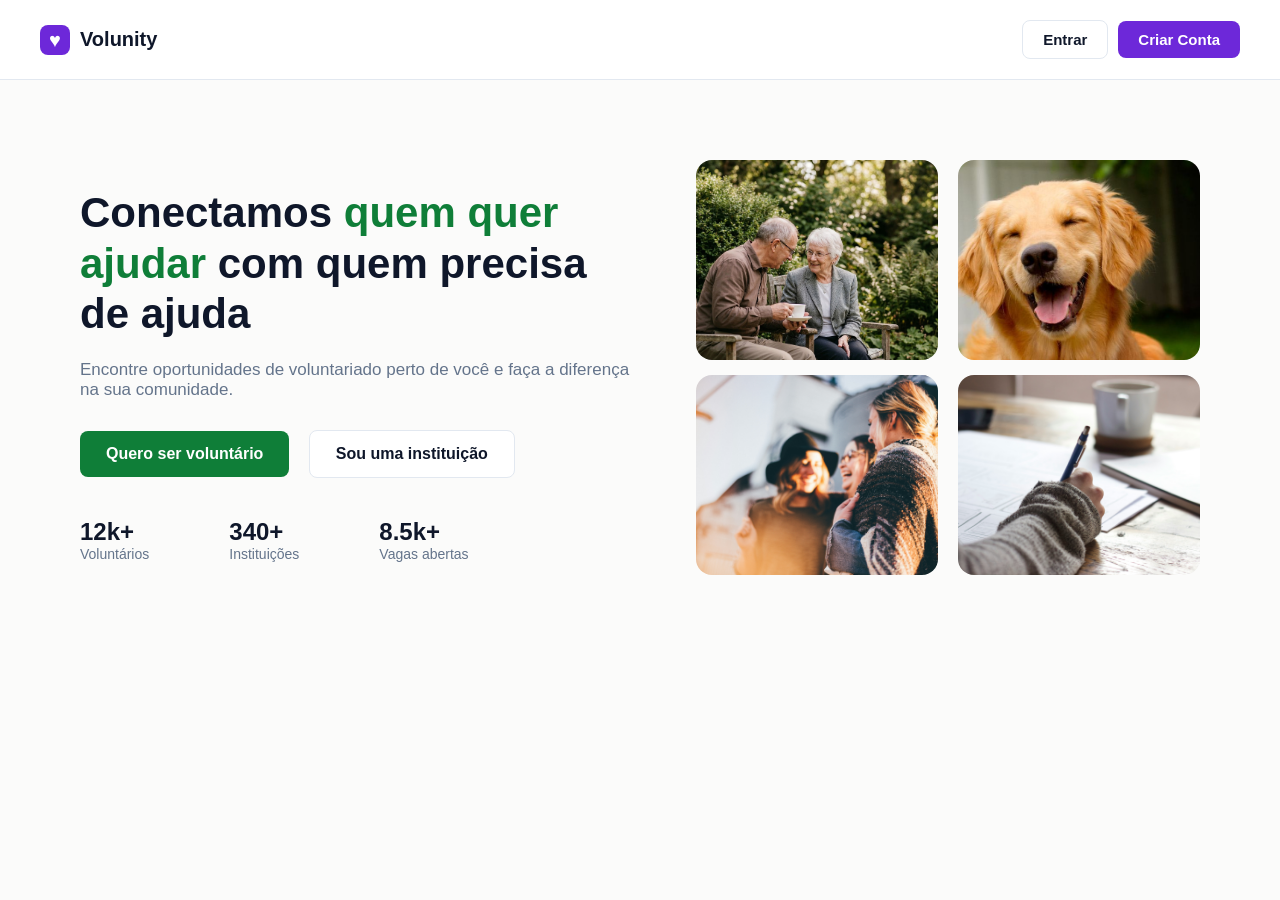
<file: index.html>
<!DOCTYPE html>
<html lang="pt-BR">
<head>
<meta charset="UTF-8">
<meta name="viewport" content="width=device-width, initial-scale=1.0">

<title>Volunity — Plataforma de voluntariado local</title>
<link rel="stylesheet" href="_css/estilo.css">

</head>
<body>

  <header>
    <div class="logo">
      <span class="icone-logo">♥</span>
      Volunity
    </div>

    <div class="acoes-cabecalho">

      <a href="entrar.html" class="botao botao-vazio">Entrar</a>
      <a href="criar-conta.html" class="botao botao-principal">Criar Conta</a>
    </div>
  </header>

  <section class="secao-principal">
    <div class="texto-principal">
      <h1>Conectamos <span class="destaque">quem quer ajudar</span> com quem precisa de ajuda</h1>
      <p>Encontre oportunidades de voluntariado perto de você e faça a diferença na sua comunidade.</p>
      
      <div class="botoes-principais">
        <a href="criar-conta.html" class="botao botao-verde">Quero ser voluntário</a>
        <a href="criar-conta.html" class="botao botao-contorno">Sou uma instituição</a>

      </div>
      <div class="estatisticas">
        <div>
          <div class="numero-estatistica">12k+</div>
          <div class="legenda-estatistica">Voluntários</div>
        </div>
        <div>
          <div class="numero-estatistica">340+</div>
          <div class="legenda-estatistica">Instituições</div>
        </div>
        <div>
          <div class="numero-estatistica">8.5k+</div>
          <div class="legenda-estatistica">Vagas abertas</div>
        </div>
      </div>
    </div>

    <div class="galeria-fotos">
      <div class="item-foto">
        <img src="_imagens/idosos-sentados.jpg">
      </div>
      <div class="item-foto">
        <img src="_imagens/cachorro-sorrindo.jpg">
      </div>
      <div class="item-foto">
        <img src="_imagens/pessoas-conversando.jpg">
      </div>
      <div class="item-foto">
        <img src="_imagens/pessoa-estudando.jpg">
      </div>
    </div>
  </section>

   
</body>
</html>
</file>
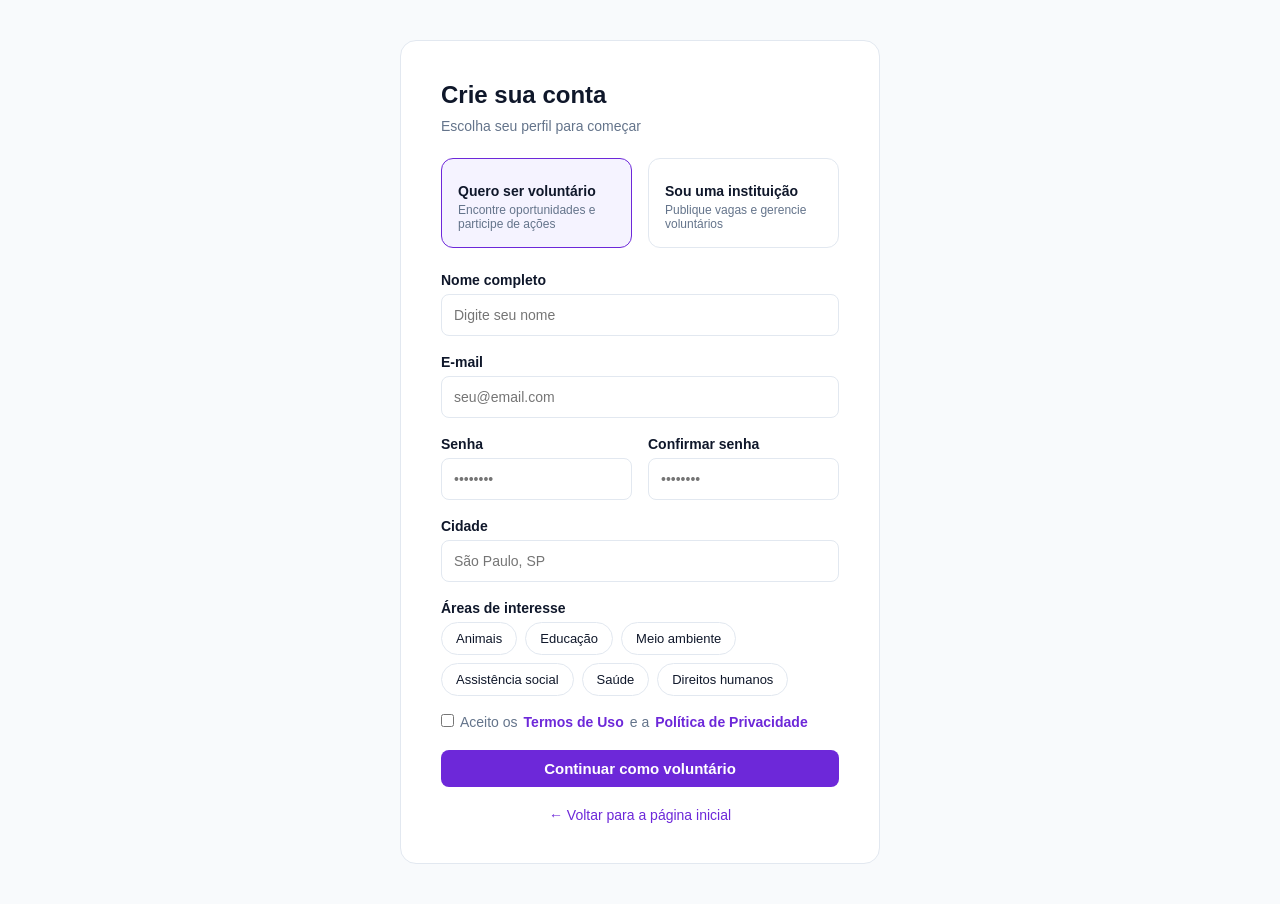
<file: criar-conta.html>
<!DOCTYPE html>
<html lang="pt-BR">
<head>
<meta charset="UTF-8">
<meta name="viewport" content="width=device-width, initial-scale=1.0">
<title>Criar conta</title>
<link rel="stylesheet" href="_css/estilo.css">
</head>
<body>

  <div class="fundo-login">
    <div class="cartao cartao-cadastro">

      <h1 class="titulo-cartao">Crie sua conta</h1>
      <p class="subtitulo-cartao">Escolha seu perfil para começar</p>

      <div class="opcoes-perfil">
        <div class="perfil perfil-selecionado" id="perfil-voluntario" onclick="escolherPerfil('voluntario')">
        
          <p class="perfil-titulo">Quero ser voluntário</p>
          <p class="perfil-descricao">Encontre oportunidades e participe de ações</p>
        </div>
        <div class="perfil" id="perfil-instituicao" onclick="escolherPerfil('instituicao')">
            
          <p class="perfil-titulo">Sou uma instituição</p>
          <p class="perfil-descricao">Publique vagas e gerencie voluntários</p>
        </div>
      </div>

      <form onsubmit="criarConta(event)">
        <div class="campo">
          <label for="nome">Nome completo</label>
          <input type="text" id="nome" placeholder="Digite seu nome">
        </div>

        <div class="campo">
          <label for="email">E-mail</label>
          <input type="email" id="email" placeholder="seu@email.com">
        </div>

        <div class="linha-dupla">
          <div class="campo">
            <label for="senha">Senha</label>
            <input type="password" id="senha" placeholder="••••••••">
          </div>
          <div class="campo">
            <label for="confirmar-senha">Confirmar senha</label>
            <input type="password" id="confirmar-senha" placeholder="••••••••">
          </div>
        </div>

        <div class="campo">
          <label for="cidade">Cidade</label>
          <input type="text" id="cidade" placeholder="São Paulo, SP">
        </div>

        <div class="campo">
          <label>Áreas de interesse</label>
          <div class="tags">
            <span class="tag" onclick="alternarTag(this)">Animais</span>
            <span class="tag" onclick="alternarTag(this)">Educação</span>
            <span class="tag" onclick="alternarTag(this)">Meio ambiente</span>
            <span class="tag" onclick="alternarTag(this)">Assistência social</span>
            <span class="tag" onclick="alternarTag(this)">Saúde</span>
            <span class="tag" onclick="alternarTag(this)">Direitos humanos</span>
          </div>
        </div>

        <label class="lembrar-mim termos">
          <input type="checkbox">
          Aceito os <a href="#" class="link-roxo">Termos de Uso</a> e a <a href="#" class="link-roxo">Política de Privacidade</a>
        </label>

        <button type="submit" class="botao botao-principal botao-largo" id="botao-continuar">Continuar como voluntário</button>
      </form>

      <p class="voltar-inicio">
        <a href="index.html">&larr; Voltar para a página inicial</a>
      </p>

    </div>
  </div>

  <script src="_javascript/script.js"></script>
</body>
</html>
</file>
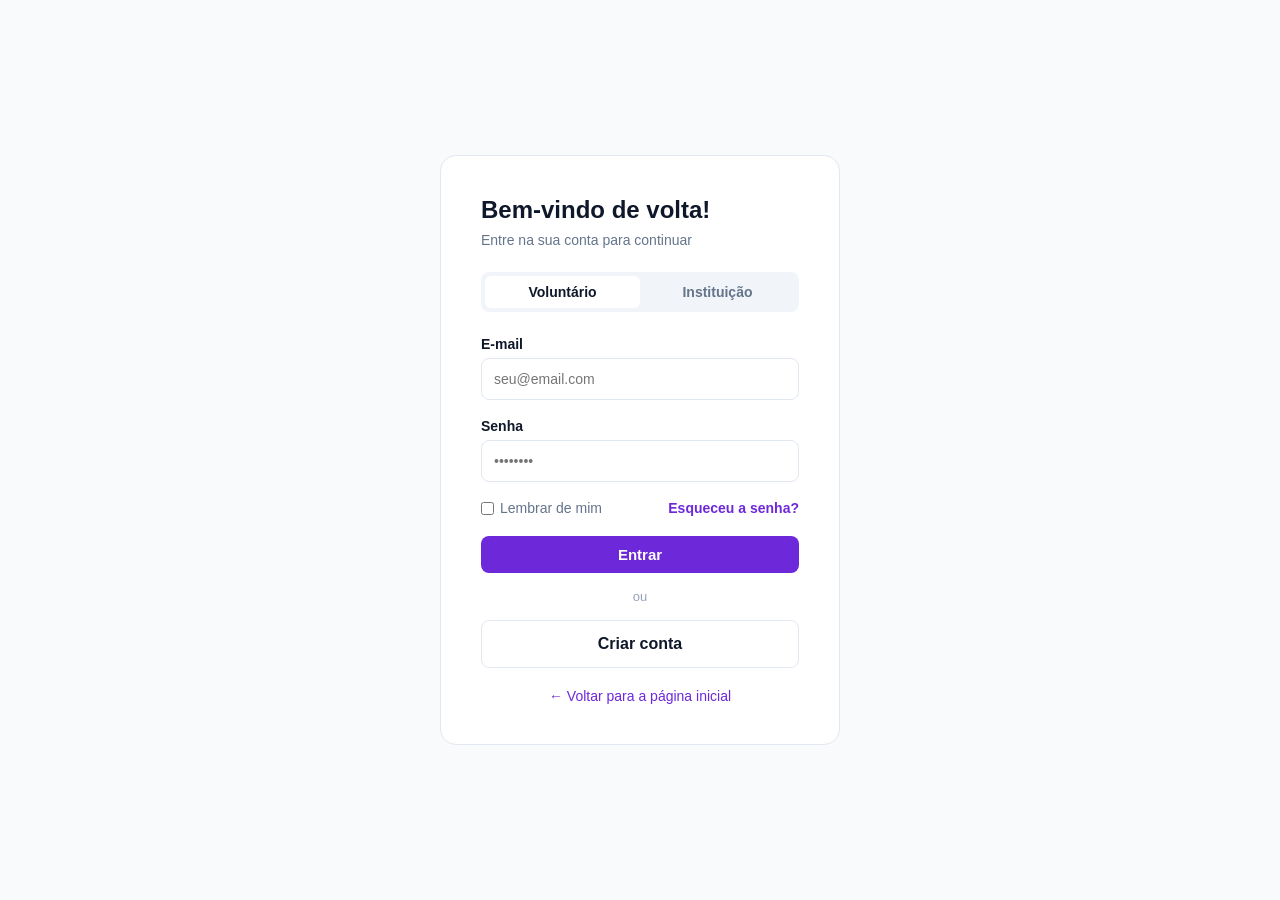
<file: entrar.html>
<!DOCTYPE html>
<html lang="pt-BR">
<head>
<meta charset="UTF-8">
<meta name="viewport" content="width=device-width, initial-scale=1.0">
<title>Entrar</title>
<link rel="stylesheet" href="_css/estilo.css">

</head>
<body>

  <div class="fundo-login">
    <div class="cartao">

      <h1 class="titulo-cartao">Bem-vindo de volta!</h1>
      <p class="subtitulo-cartao">Entre na sua conta para continuar</p>

      <div class="abas">
        <button type="button" class="aba aba-ativa" id="aba-voluntario" onclick="trocarAba('voluntario')">Voluntário</button>
        <button type="button" class="aba" id="aba-instituicao" onclick="trocarAba('instituicao')">Instituição</button>
      </div>

      <form onsubmit="entrar(event)">
        <div class="campo">
          <label for="email">E-mail</label>
          <input type="email" id="email" placeholder="seu@email.com">
        </div>

        <div class="campo">
          <label for="senha">Senha</label>
          <input type="password" id="senha" placeholder="••••••••">
        </div>

        <div class="linha-opcoes">
          <label class="lembrar-mim">
            <input type="checkbox">
            Lembrar de mim
          </label>
          <a href="#" class="link-roxo">Esqueceu a senha?</a>
        </div>

        <button type="submit" class="botao botao-principal botao-largo">Entrar</button>
        
      </form>

      <p class="separador">ou</p>

      <a href="criar-conta.html" class="botao botao-contorno botao-largo">Criar conta</a>

      <p class="voltar-inicio">
        <a href="index.html">&larr; Voltar para a página inicial</a>
      </p>

    </div>
  </div>

  <script src="_javascript/script.js"></script>
</body>
</html>
</file>
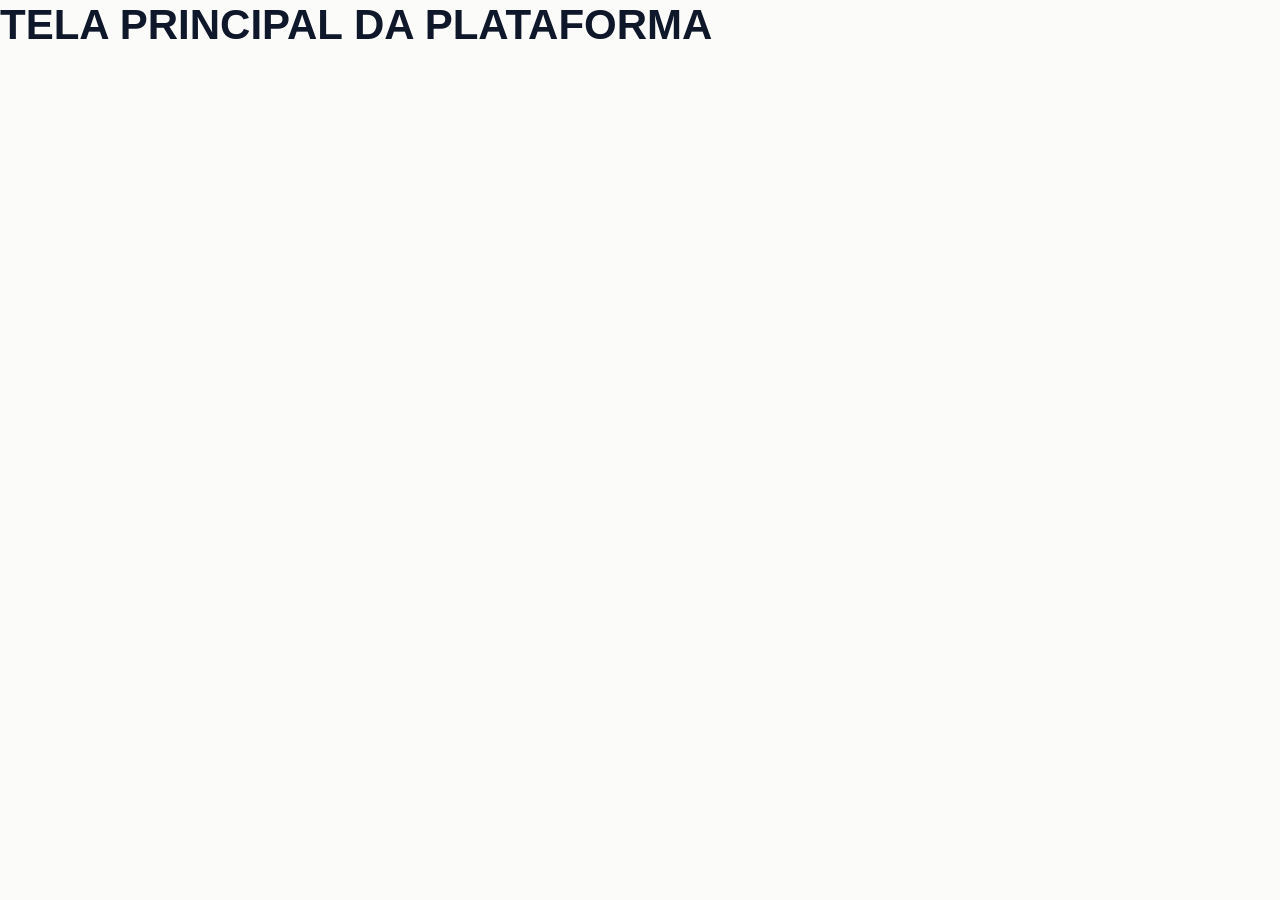
<file: pagina-principal.html>
<!DOCTYPE html>
<html lang="pt-BR">
<head>
    <meta charset="UTF-8">
    <meta name="viewport" content="width=device-width, initial-scale=1.0">
    <title>Volunity</title>
    <link rel="stylesheet" href="_css/estilo.css"

</head>
<body>
    
    <h1> TELA PRINCIPAL DA PLATAFORMA </h1>

    <script src="_javascript/script.js"></script>

</body>
</html>
</file>
<file: _css/estilo.css>
/* estilos gerais da pagina */

* {
  margin: 0;
  padding: 0;
  box-sizing: border-box;
}

body {
  font-family: Arial, Helvetica, sans-serif;
  background-color: #fbfbfa;
  color: #0f172a;
}

a {
  text-decoration: none;
  color: #0f172a;
}

/* cabeçalho */

header {
  display: flex;
  justify-content: space-between;
  align-items: center;
  padding: 20px 40px;
  background-color: #ffffff;
  border-bottom: 1px solid #e2e8f0;
}

.logo {
  display: flex;
  align-items: center;
  font-weight: bold;
  font-size: 20px;
}

.icone-logo {
  width: 30px;
  height: 30px;
  background-color: #6d28d9;
  color: #ffffff;
  border-radius: 8px;
  text-align: center;
  line-height: 30px;
  margin-right: 10px;
}

nav a {
  margin-left: 30px;
  color: #64748b;
  font-size: 15px;
}

nav a:hover {
  color: #0f172a;
}

.acoes-cabecalho {
  display: flex;
  align-items: center;
}

.botao {
  display: inline-block;
  font-size: 15px;
  font-weight: bold;
  padding: 10px 20px;
  border-radius: 8px;
  border: none;
  cursor: pointer;
  text-align: center;
}

.botao-vazio {
  background-color: transparent;
  border: 1px solid #e2e8f0;
  margin-right: 10px;
}

.botao-principal {
  background-color: #6d28d9;
  color: #ffffff;
}

/* parte principal da pagina */

.secao-principal {
  display: flex;
  justify-content: space-between;
  align-items: center;
  max-width: 1200px;
  margin: 0 auto;
  padding: 80px 40px;
}

.texto-principal {
  width: 50%;
}


h1 {
  font-size: 42px;
  line-height: 1.2;
  margin-bottom: 20px;
}

.destaque {
  color: #0f7e38;
}

.texto-principal p {
  color: #64748b;
  font-size: 17px;
  margin-bottom: 30px;
}

.botoes-principais {
  margin-bottom: 40px;
}

.botao-verde {
  background-color: #0f7e38;
  color: #ffffff;
  padding: 14px 26px;
  font-size: 16px;
  margin-right: 15px;
}

.botao-contorno {
  background-color: #ffffff;
  color: #0f172a;
  border: 1px solid #e2e8f0;
  padding: 14px 26px;
  font-size: 16px;
}

.estatisticas {
  display: flex;
}

.estatisticas div {
  margin-right: 40px;
}

.numero-estatistica {
  font-size: 24px;
  font-weight: bold;
}

.legenda-estatistica {
  font-size: 14px;
  color: #64748b;
}

/* fotos do lado direito */

.galeria-fotos {
  width: 45%;
  display: flex;
  flex-wrap: wrap;
  justify-content: space-between;
}

.item-foto {
  width: 48%;
  margin-bottom: 15px;
  border-radius: 16px;
  overflow: hidden;
}

.item-foto img {
  width: 100%;
  height: 200px;
  object-fit: cover;
  display: block;
}

/* deixa a pagina responsiva em telas menores */

@media (max-width: 900px) {
  nav {
    display: none;
  }

  .secao-principal {
    flex-direction: column;
  }

  .texto-principal {
    width: 100%;
    margin-bottom: 40px;
  }

  .galeria-fotos {
    width: 100%;
  }

  h1 {
    font-size: 30px;
  }
}

/* paginas de entrar e criar conta */

.fundo-login {
  min-height: 100vh;
  display: flex;
  justify-content: center;
  align-items: center;
  background-color: #f8fafc;
  padding: 40px 20px;
}

.cartao {
  background-color: #ffffff;
  width: 400px;
  max-width: 100%;
  padding: 40px;
  border-radius: 16px;
  border: 1px solid #e2e8f0;
}

.cartao-cadastro {
  width: 480px;
}

.titulo-cartao {
  font-size: 24px;
  margin-bottom: 8px;
}

.subtitulo-cartao {
  color: #64748b;
  font-size: 14px;
  margin-bottom: 24px;
}

/* abas da tela de entrar */

.abas {
  display: flex;
  background-color: #f1f5f9;
  border-radius: 8px;
  padding: 4px;
  margin-bottom: 24px;
}

.aba {
  flex: 1;
  padding: 8px;
  border: none;
  background-color: transparent;
  border-radius: 6px;
  font-size: 14px;
  font-weight: bold;
  color: #64748b;
  cursor: pointer;
}

.aba-ativa {
  background-color: #ffffff;
  color: #0f172a;
}

/* campos do formulario */

.campo {
  margin-bottom: 18px;
}

.campo label {
  display: block;
  font-size: 14px;
  font-weight: bold;
  margin-bottom: 6px;
}

.campo input {
  width: 100%;
  padding: 12px;
  border: 1px solid #e2e8f0;
  border-radius: 8px;
  font-size: 14px;
}

.linha-dupla {
  display: flex;
  gap: 16px;
}

.linha-dupla .campo {
  flex: 1;
}

.linha-opcoes {
  display: flex;
  justify-content: space-between;
  align-items: center;
  margin-bottom: 20px;
  font-size: 14px;
}

.lembrar-mim {
  display: flex;
  align-items: center;
  gap: 6px;
  color: #64748b;
  cursor: pointer;
}

.termos {
  align-items: flex-start;
  margin-bottom: 20px;
  font-size: 14px;
}

.link-roxo {
  color: #6d28d9;
  font-weight: bold;
}

.botao-largo {
  width: 100%;
}

.separador {
  text-align: center;
  color: #94a3b8;
  font-size: 13px;
  margin: 16px 0;
}

.voltar-inicio {
  text-align: center;
  margin-top: 20px;
  font-size: 14px;
}

.voltar-inicio a {
  color: #6d28d9;
}

/* opcoes de perfil  */

.opcoes-perfil {
  display: flex;
  gap: 16px;
  margin-bottom: 24px;
}

.perfil {
  flex: 1;
  border: 1px solid #e2e8f0;
  border-radius: 12px;
  padding: 16px;
  cursor: pointer;
}

.perfil-selecionado {
  border-color: #6d28d9;
  background-color: #f5f3ff;
}

.perfil-icone {
  font-size: 22px;
}

.perfil-titulo {
  font-weight: bold;
  font-size: 14px;
  margin: 8px 0 4px 0;
}

.perfil-descricao {
  font-size: 12px;
  color: #64748b;
}

/* tags das areas de interesse */

.tags {
  display: flex;
  flex-wrap: wrap;
  gap: 8px;
}

.tag {
  padding: 8px 14px;
  border: 1px solid #e2e8f0;
  border-radius: 20px;
  font-size: 13px;
  cursor: pointer;
}

.tag-selecionada {
  background-color: #6d28d9;
  color: #ffffff;
  border-color: #6d28d9;
}
</file>
